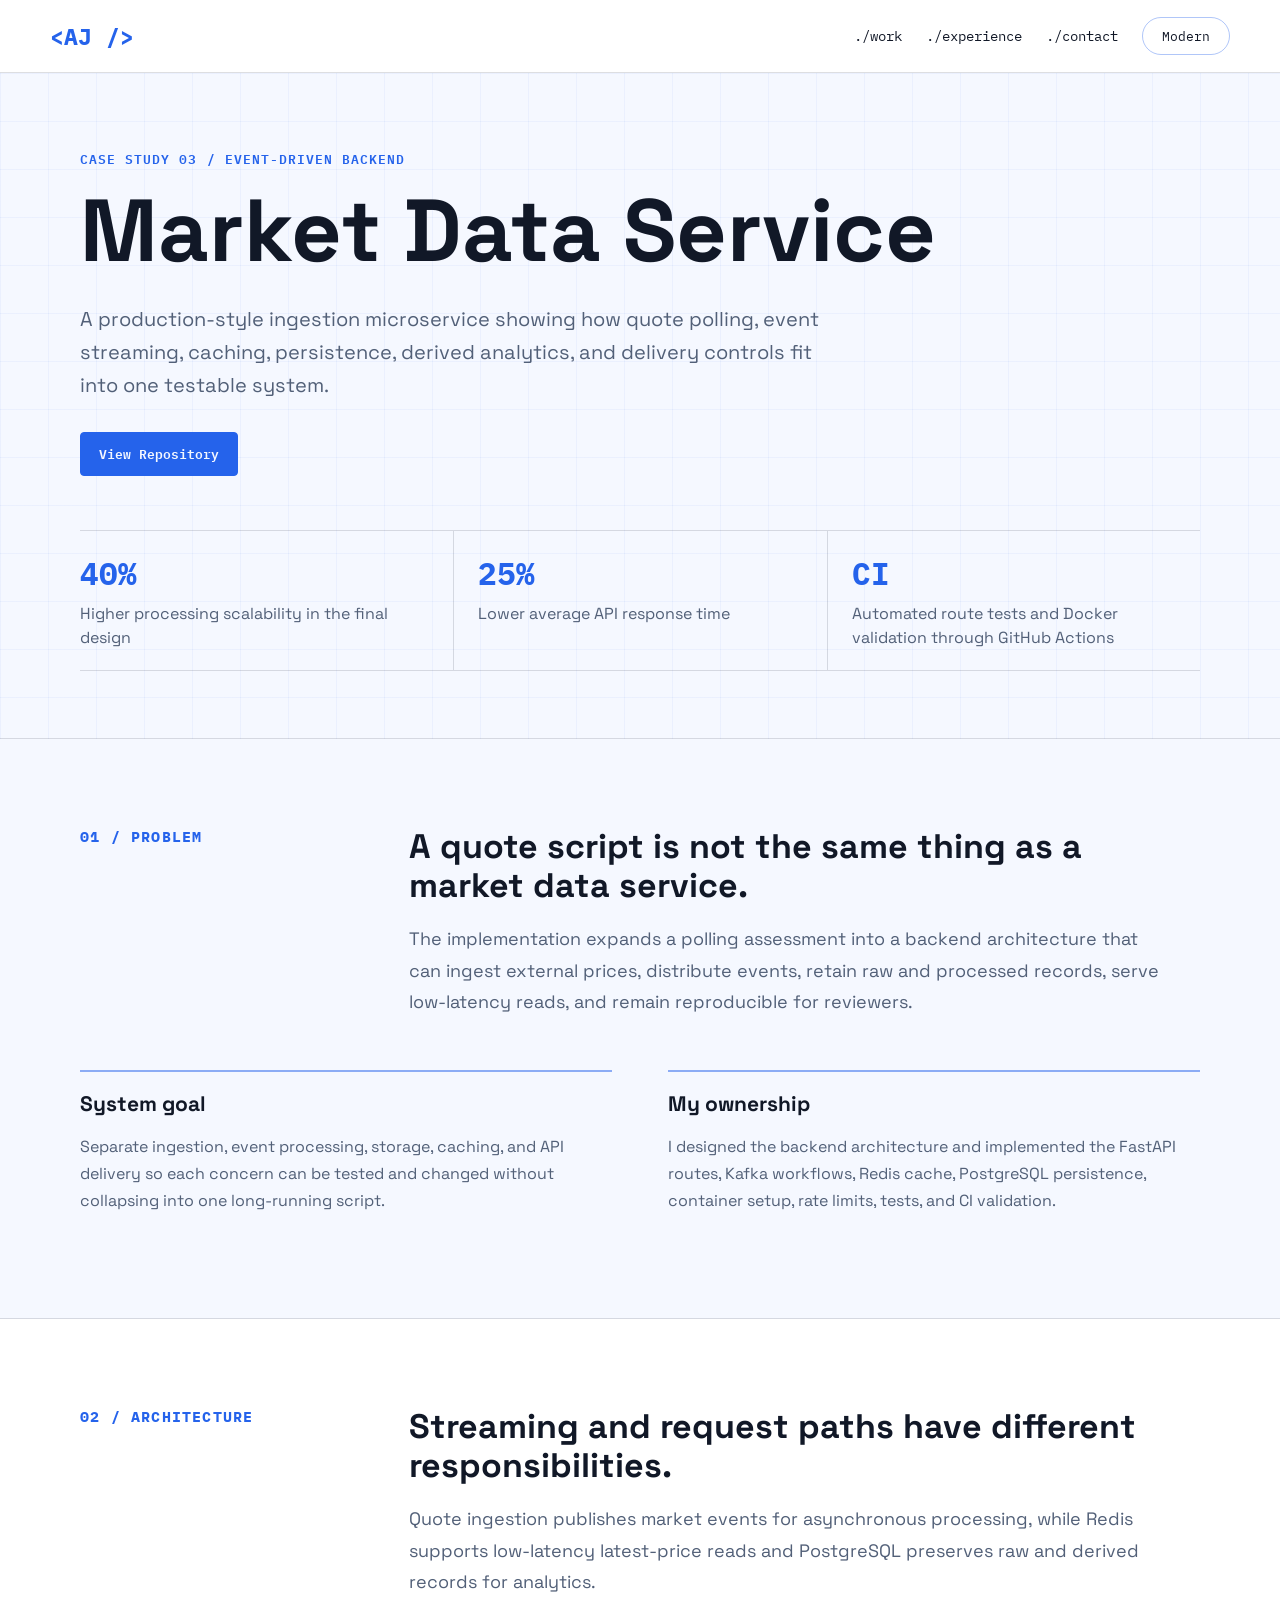
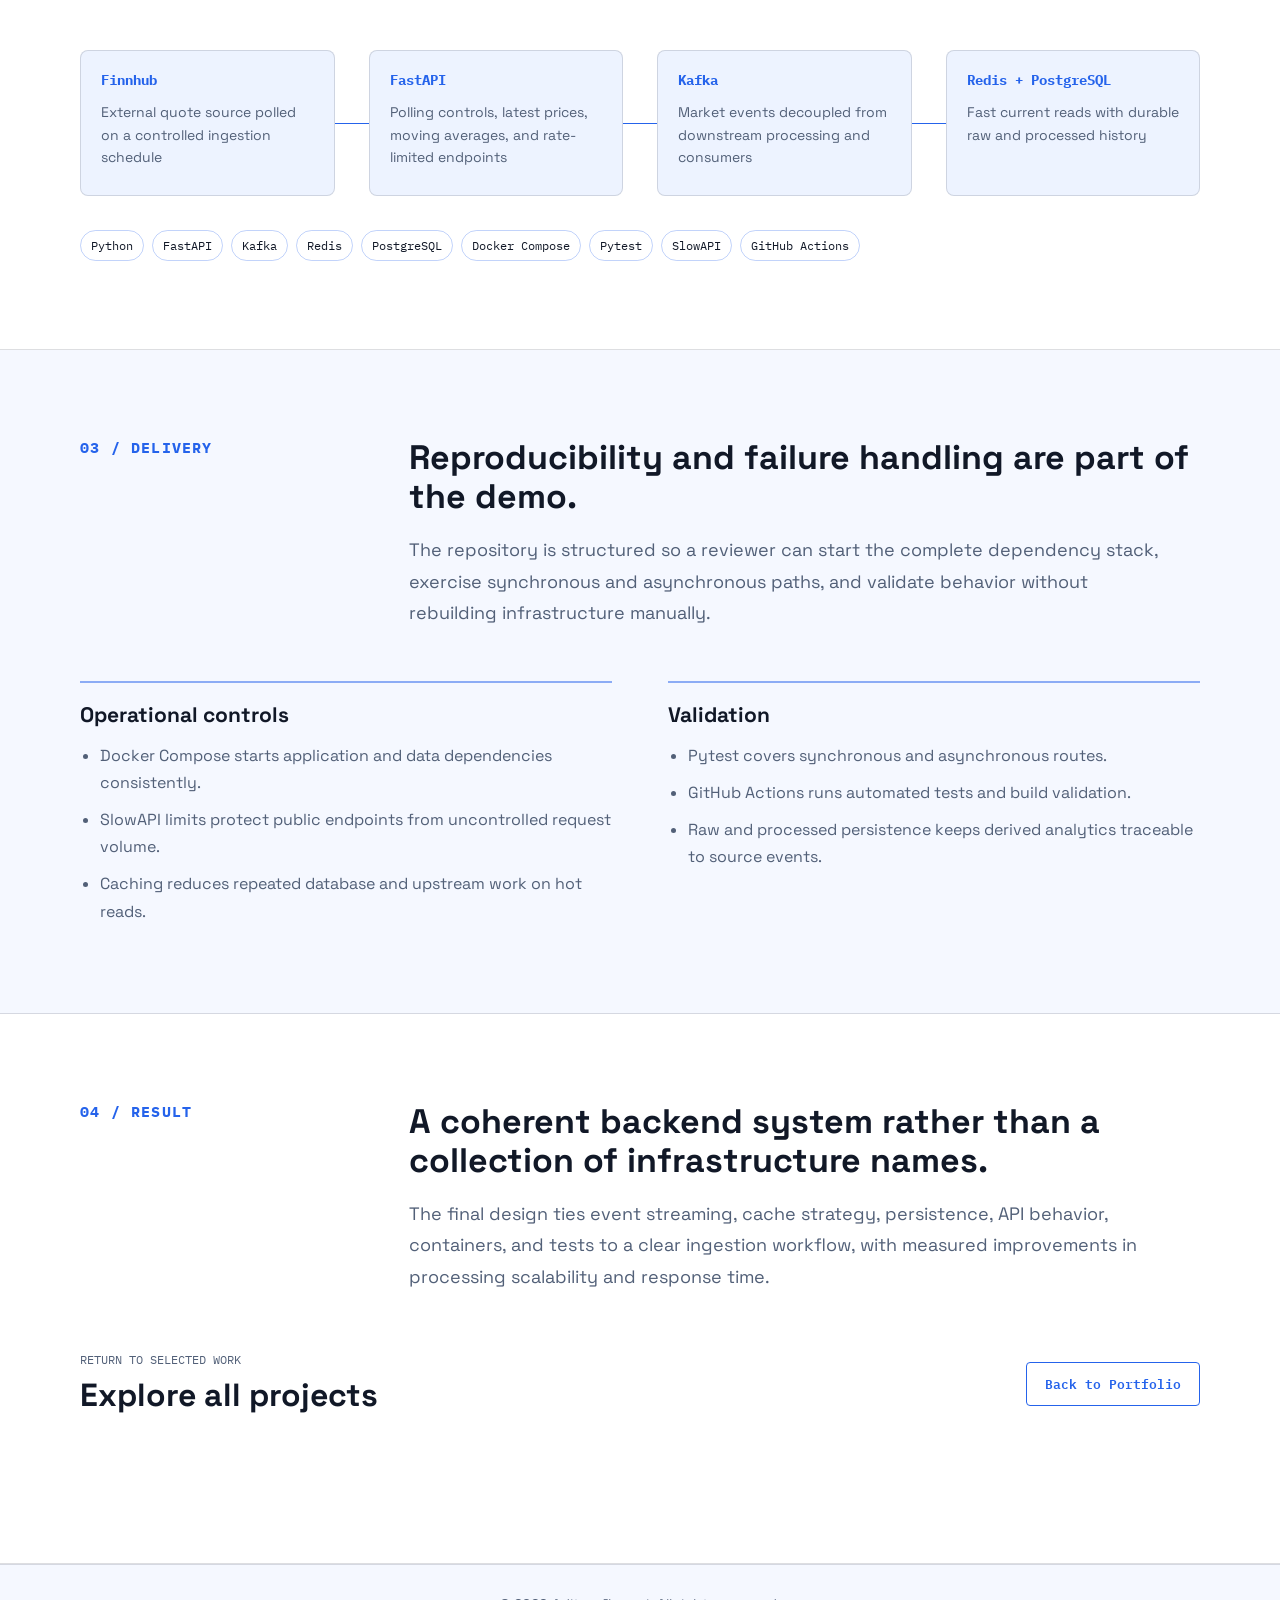
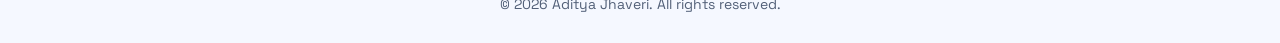
<file: projects/market-data-service/index.html>
<!DOCTYPE html>
<html lang="en">
<head>
    <meta charset="UTF-8">
    <meta name="viewport" content="width=device-width, initial-scale=1.0">
    <title>Market Data Service Case Study | Aditya Jhaveri</title>
    <meta name="description" content="An event-driven FastAPI market data service using Kafka, Redis, PostgreSQL, Docker, rate limiting, tests, and CI validation.">
    <meta name="author" content="Aditya Jhaveri">
    <meta name="robots" content="index, follow">
    <meta name="theme-color" content="#2563eb">
    <link rel="canonical" href="https://adityajhaveri.com/projects/market-data-service/">
    <link rel="icon" type="image/png" href="/images/logo.png">
    <meta property="og:type" content="article">
    <meta property="og:title" content="Market Data Service Case Study | Aditya Jhaveri">
    <meta property="og:description" content="Polling, event streaming, caching, persistence, and analytics-ready APIs in one backend system.">
    <meta property="og:url" content="https://adityajhaveri.com/projects/market-data-service/">
    <meta property="og:image" content="https://adityajhaveri.com/images/me.jpeg">
    <link rel="preconnect" href="https://fonts.googleapis.com">
    <link rel="preconnect" href="https://fonts.gstatic.com" crossorigin>
    <link href="https://fonts.googleapis.com/css2?family=Space+Grotesk:wght@400;500;700&family=IBM+Plex+Mono:wght@400;500;600&display=swap" rel="stylesheet">
    <link rel="stylesheet" href="/assets/case-study.css">
    <link rel="stylesheet" href="/assets/site-cursor.css">
</head>
<body>
    <a class="skip-link" href="#case-content">Skip to case study</a>
    <div class="cursor" aria-hidden="true"></div><div class="cursor-ring" aria-hidden="true"></div>
    <header class="site-header">
        <div class="nav-shell">
            <a class="brand" href="/" aria-label="Aditya Jhaveri home">&lt;AJ /&gt;</a>
            <nav class="site-nav" aria-label="Case study navigation">
                <a class="home-link" href="/#projects">./work</a><a href="/#experience">./experience</a><a href="/#contact">./contact</a>
                <button class="theme-toggle" id="theme-toggle" type="button" aria-pressed="false" aria-label="Toggle matrix theme"><span id="theme-toggle-text">Modern</span></button>
            </nav>
        </div>
    </header>

    <main id="case-content">
        <section class="case-hero">
            <div class="hero-inner">
                <p class="eyebrow">Case Study 03 / Event-Driven Backend</p>
                <h1>Market Data Service</h1>
                <p class="lede">A production-style ingestion microservice showing how quote polling, event streaming, caching, persistence, derived analytics, and delivery controls fit into one testable system.</p>
                <div class="hero-actions"><a class="action" href="https://github.com/swooshie/market-data-microservice" target="_blank" rel="noopener">View Repository</a></div>
                <div class="metrics" aria-label="Project outcomes">
                    <div class="metric"><strong>40%</strong><span>Higher processing scalability in the final design</span></div>
                    <div class="metric"><strong>25%</strong><span>Lower average API response time</span></div>
                    <div class="metric"><strong>CI</strong><span>Automated route tests and Docker validation through GitHub Actions</span></div>
                </div>
            </div>
        </section>

        <section class="case-section">
            <div class="content-inner">
                <div class="section-heading"><h2>01 / Problem</h2><div class="section-copy"><h3>A quote script is not the same thing as a market data service.</h3><p>The implementation expands a polling assessment into a backend architecture that can ingest external prices, distribute events, retain raw and processed records, serve low-latency reads, and remain reproducible for reviewers.</p></div></div>
                <div class="detail-columns">
                    <div class="detail-block"><h3>System goal</h3><p>Separate ingestion, event processing, storage, caching, and API delivery so each concern can be tested and changed without collapsing into one long-running script.</p></div>
                    <div class="detail-block"><h3>My ownership</h3><p>I designed the backend architecture and implemented the FastAPI routes, Kafka workflows, Redis cache, PostgreSQL persistence, container setup, rate limits, tests, and CI validation.</p></div>
                </div>
            </div>
        </section>

        <section class="case-section alt">
            <div class="content-inner">
                <div class="section-heading"><h2>02 / Architecture</h2><div class="section-copy"><h3>Streaming and request paths have different responsibilities.</h3><p>Quote ingestion publishes market events for asynchronous processing, while Redis supports low-latency latest-price reads and PostgreSQL preserves raw and derived records for analytics.</p></div></div>
                <div class="architecture" aria-label="Market Data Service system flow">
                    <div class="arch-node"><strong>Finnhub</strong><span>External quote source polled on a controlled ingestion schedule</span></div>
                    <div class="arch-node"><strong>FastAPI</strong><span>Polling controls, latest prices, moving averages, and rate-limited endpoints</span></div>
                    <div class="arch-node"><strong>Kafka</strong><span>Market events decoupled from downstream processing and consumers</span></div>
                    <div class="arch-node"><strong>Redis + PostgreSQL</strong><span>Fast current reads with durable raw and processed history</span></div>
                </div>
                <div class="stack-list"><span>Python</span><span>FastAPI</span><span>Kafka</span><span>Redis</span><span>PostgreSQL</span><span>Docker Compose</span><span>Pytest</span><span>SlowAPI</span><span>GitHub Actions</span></div>
            </div>
        </section>

        <section class="case-section">
            <div class="content-inner">
                <div class="section-heading"><h2>03 / Delivery</h2><div class="section-copy"><h3>Reproducibility and failure handling are part of the demo.</h3><p>The repository is structured so a reviewer can start the complete dependency stack, exercise synchronous and asynchronous paths, and validate behavior without rebuilding infrastructure manually.</p></div></div>
                <div class="detail-columns">
                    <div class="detail-block"><h3>Operational controls</h3><ul><li>Docker Compose starts application and data dependencies consistently.</li><li>SlowAPI limits protect public endpoints from uncontrolled request volume.</li><li>Caching reduces repeated database and upstream work on hot reads.</li></ul></div>
                    <div class="detail-block"><h3>Validation</h3><ul><li>Pytest covers synchronous and asynchronous routes.</li><li>GitHub Actions runs automated tests and build validation.</li><li>Raw and processed persistence keeps derived analytics traceable to source events.</li></ul></div>
                </div>
            </div>
        </section>

        <section class="case-section alt">
            <div class="content-inner">
                <div class="section-heading"><h2>04 / Result</h2><div class="section-copy"><h3>A coherent backend system rather than a collection of infrastructure names.</h3><p>The final design ties event streaming, cache strategy, persistence, API behavior, containers, and tests to a clear ingestion workflow, with measured improvements in processing scalability and response time.</p></div></div>
                <div class="next-project"><div><p>Return to selected work</p><h2>Explore all projects</h2></div><a class="action secondary" href="/#projects">Back to Portfolio</a></div>
            </div>
        </section>
    </main>
    <footer class="site-footer">&copy; 2026 Aditya Jhaveri. All rights reserved.</footer>
    <script src="/assets/site-cursor.js"></script>
    <script src="/assets/case-study.js"></script>
</body>
</html>
</file>
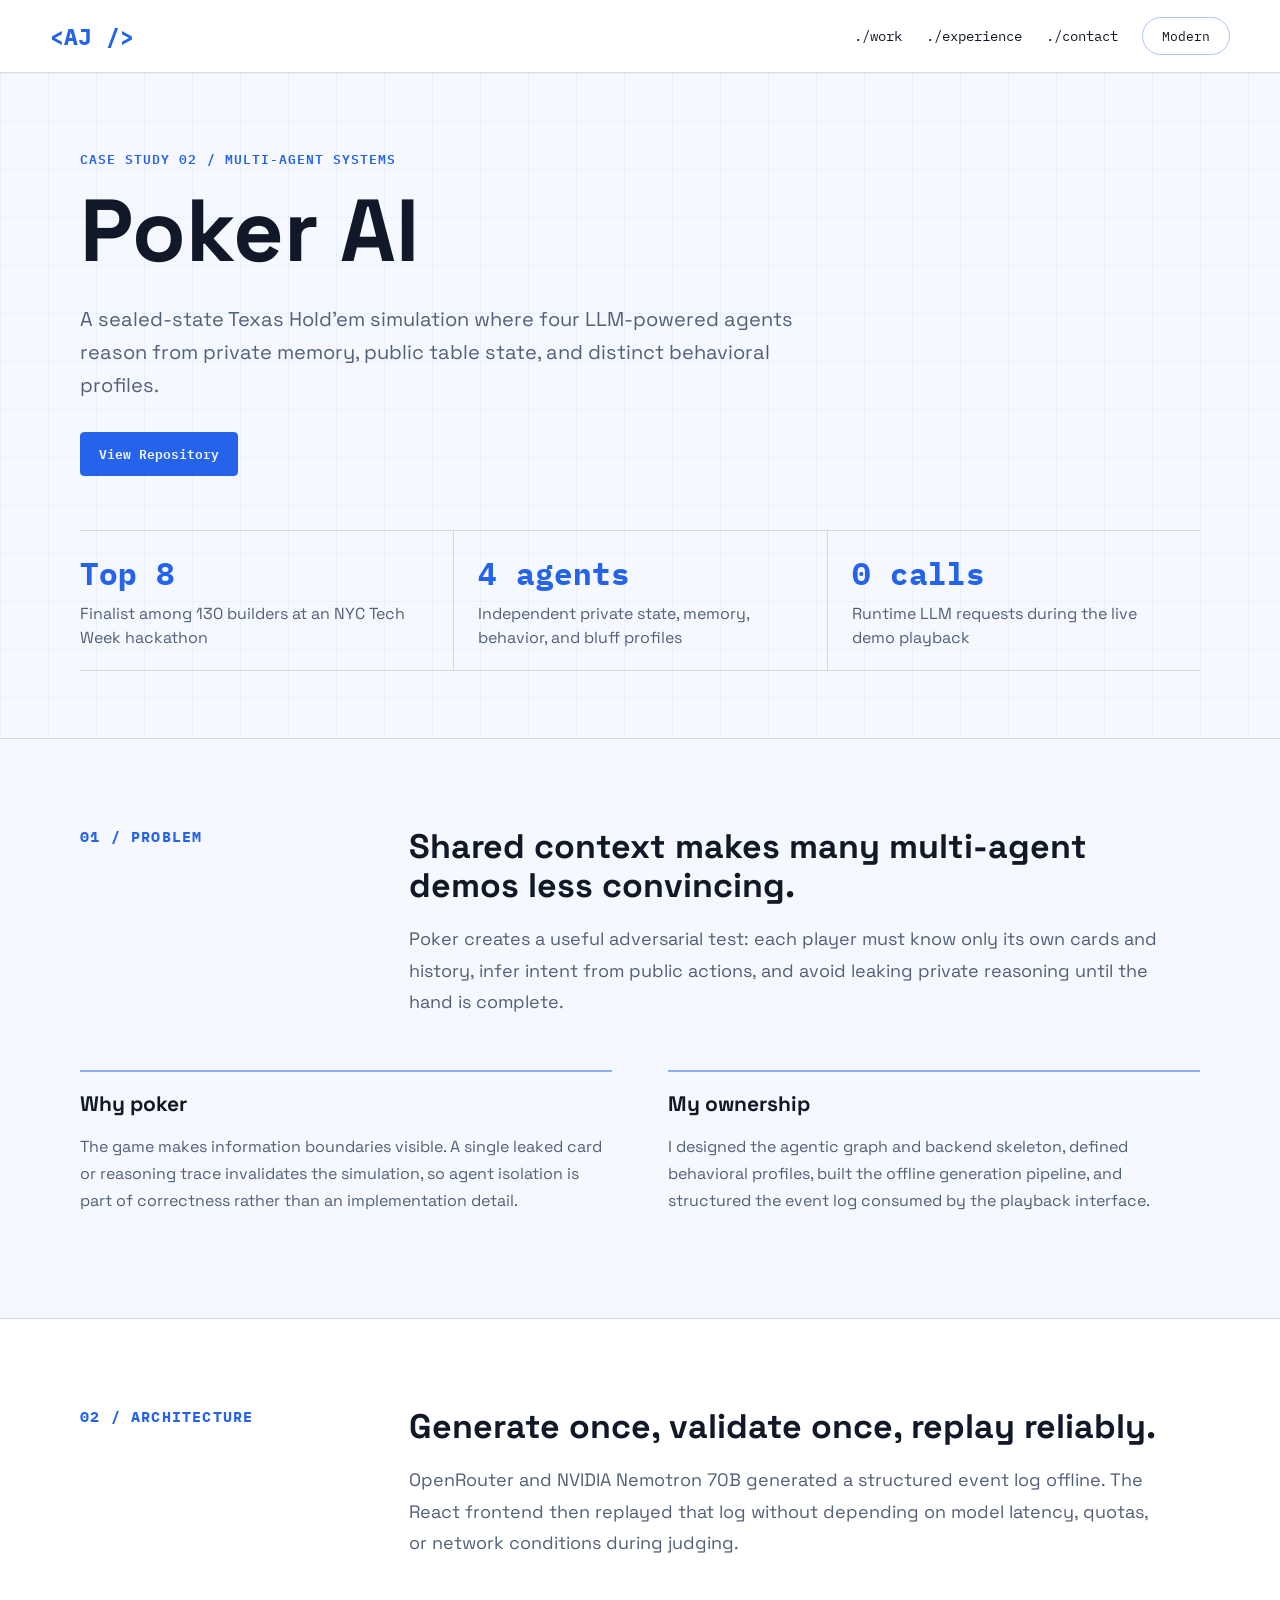
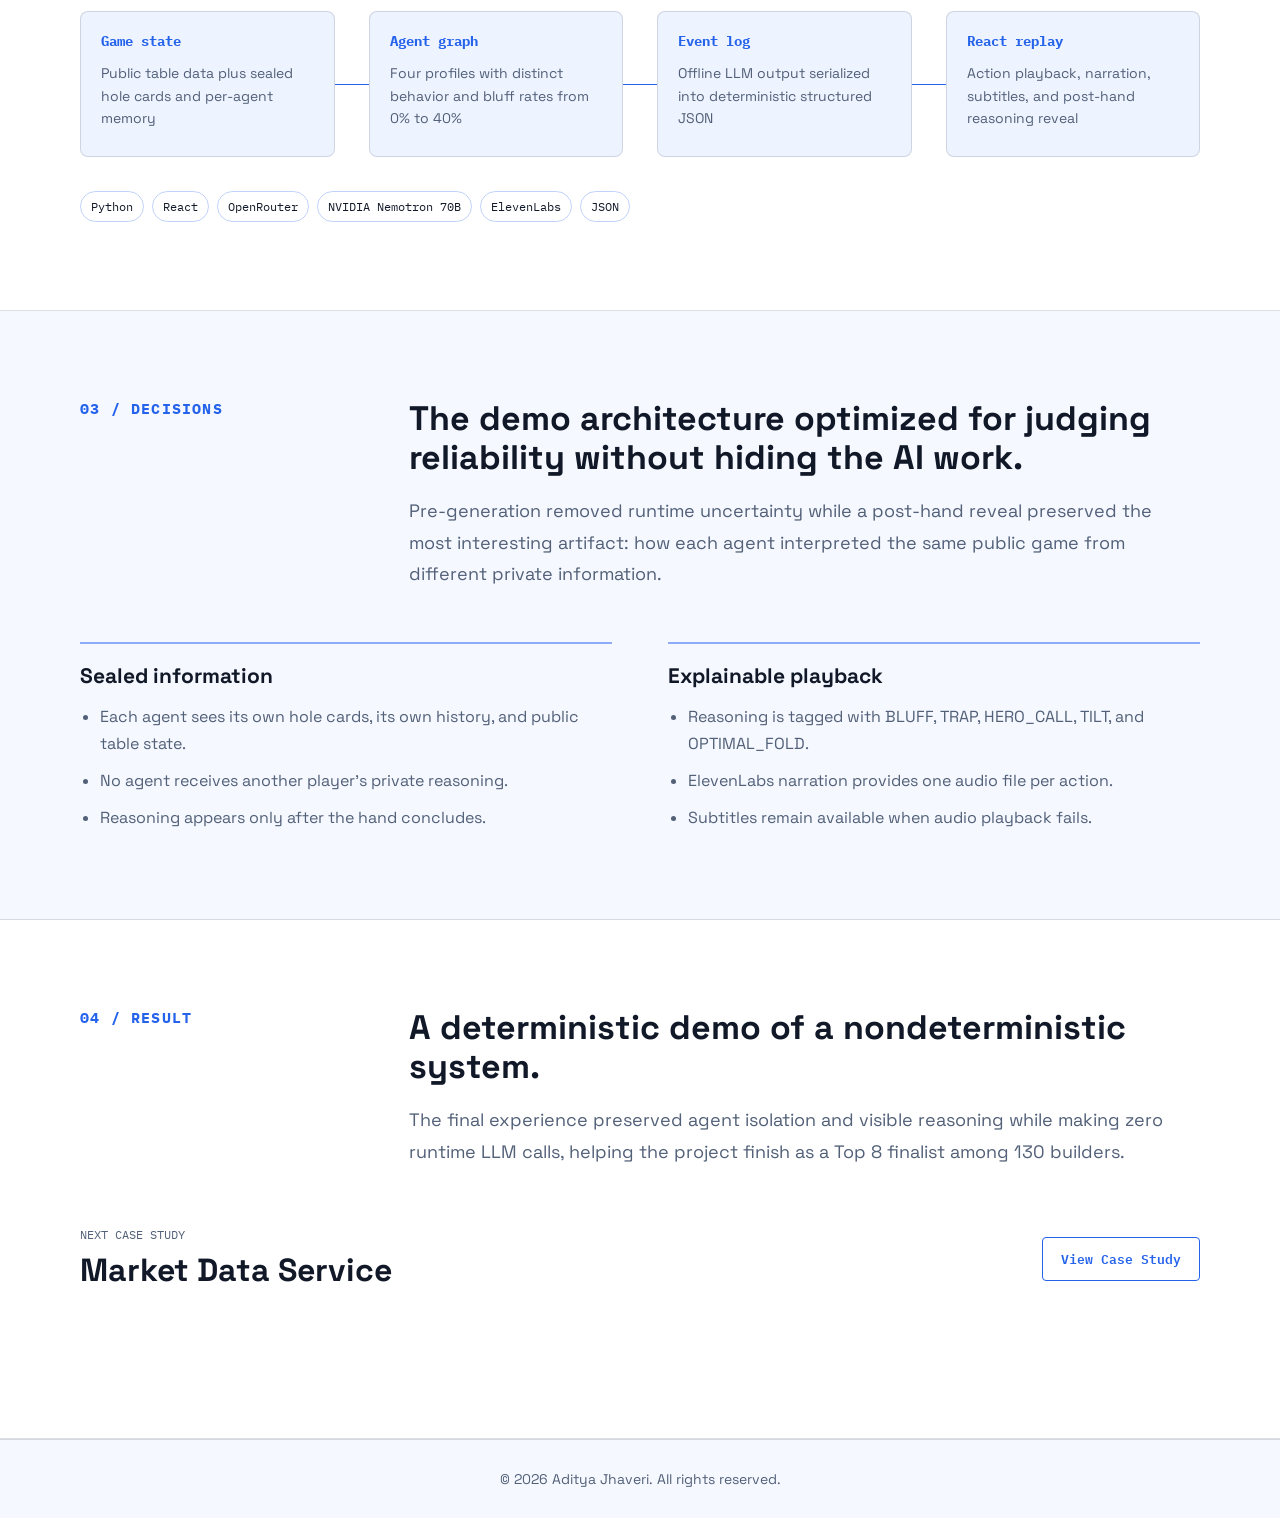
<file: projects/poker-ai/index.html>
<!DOCTYPE html>
<html lang="en">
<head>
    <meta charset="UTF-8">
    <meta name="viewport" content="width=device-width, initial-scale=1.0">
    <title>Poker AI Case Study | Aditya Jhaveri</title>
    <meta name="description" content="A sealed-state multi-agent poker simulation with four LLM agents, isolated memory, offline generation, deterministic replay, and post-hand reasoning reveals.">
    <meta name="author" content="Aditya Jhaveri">
    <meta name="robots" content="index, follow">
    <meta name="theme-color" content="#2563eb">
    <link rel="canonical" href="https://adityajhaveri.com/projects/poker-ai/">
    <link rel="icon" type="image/png" href="/images/logo.png">
    <meta property="og:type" content="article">
    <meta property="og:title" content="Poker AI Case Study | Aditya Jhaveri">
    <meta property="og:description" content="Sealed private state, adversarial reasoning, and a reliable zero-runtime-call hackathon demo.">
    <meta property="og:url" content="https://adityajhaveri.com/projects/poker-ai/">
    <meta property="og:image" content="https://adityajhaveri.com/images/me.jpeg">
    <link rel="preconnect" href="https://fonts.googleapis.com">
    <link rel="preconnect" href="https://fonts.gstatic.com" crossorigin>
    <link href="https://fonts.googleapis.com/css2?family=Space+Grotesk:wght@400;500;700&family=IBM+Plex+Mono:wght@400;500;600&display=swap" rel="stylesheet">
    <link rel="stylesheet" href="/assets/case-study.css">
    <link rel="stylesheet" href="/assets/site-cursor.css">
</head>
<body>
    <a class="skip-link" href="#case-content">Skip to case study</a>
    <div class="cursor" aria-hidden="true"></div>
    <div class="cursor-ring" aria-hidden="true"></div>
    <header class="site-header">
        <div class="nav-shell">
            <a class="brand" href="/" aria-label="Aditya Jhaveri home">&lt;AJ /&gt;</a>
            <nav class="site-nav" aria-label="Case study navigation">
                <a class="home-link" href="/#projects">./work</a><a href="/#experience">./experience</a><a href="/#contact">./contact</a>
                <button class="theme-toggle" id="theme-toggle" type="button" aria-pressed="false" aria-label="Toggle matrix theme"><span id="theme-toggle-text">Modern</span></button>
            </nav>
        </div>
    </header>

    <main id="case-content">
        <section class="case-hero">
            <div class="hero-inner">
                <p class="eyebrow">Case Study 02 / Multi-Agent Systems</p>
                <h1>Poker AI</h1>
                <p class="lede">A sealed-state Texas Hold'em simulation where four LLM-powered agents reason from private memory, public table state, and distinct behavioral profiles.</p>
                <div class="hero-actions"><a class="action" href="https://github.com/swooshie/poker-ai" target="_blank" rel="noopener">View Repository</a></div>
                <div class="metrics" aria-label="Project outcomes">
                    <div class="metric"><strong>Top 8</strong><span>Finalist among 130 builders at an NYC Tech Week hackathon</span></div>
                    <div class="metric"><strong>4 agents</strong><span>Independent private state, memory, behavior, and bluff profiles</span></div>
                    <div class="metric"><strong>0 calls</strong><span>Runtime LLM requests during the live demo playback</span></div>
                </div>
            </div>
        </section>

        <section class="case-section">
            <div class="content-inner">
                <div class="section-heading">
                    <h2>01 / Problem</h2>
                    <div class="section-copy">
                        <h3>Shared context makes many multi-agent demos less convincing.</h3>
                        <p>Poker creates a useful adversarial test: each player must know only its own cards and history, infer intent from public actions, and avoid leaking private reasoning until the hand is complete.</p>
                    </div>
                </div>
                <div class="detail-columns">
                    <div class="detail-block"><h3>Why poker</h3><p>The game makes information boundaries visible. A single leaked card or reasoning trace invalidates the simulation, so agent isolation is part of correctness rather than an implementation detail.</p></div>
                    <div class="detail-block"><h3>My ownership</h3><p>I designed the agentic graph and backend skeleton, defined behavioral profiles, built the offline generation pipeline, and structured the event log consumed by the playback interface.</p></div>
                </div>
            </div>
        </section>

        <section class="case-section alt">
            <div class="content-inner">
                <div class="section-heading">
                    <h2>02 / Architecture</h2>
                    <div class="section-copy"><h3>Generate once, validate once, replay reliably.</h3><p>OpenRouter and NVIDIA Nemotron 70B generated a structured event log offline. The React frontend then replayed that log without depending on model latency, quotas, or network conditions during judging.</p></div>
                </div>
                <div class="architecture" aria-label="Poker AI system flow">
                    <div class="arch-node"><strong>Game state</strong><span>Public table data plus sealed hole cards and per-agent memory</span></div>
                    <div class="arch-node"><strong>Agent graph</strong><span>Four profiles with distinct behavior and bluff rates from 0% to 40%</span></div>
                    <div class="arch-node"><strong>Event log</strong><span>Offline LLM output serialized into deterministic structured JSON</span></div>
                    <div class="arch-node"><strong>React replay</strong><span>Action playback, narration, subtitles, and post-hand reasoning reveal</span></div>
                </div>
                <div class="stack-list"><span>Python</span><span>React</span><span>OpenRouter</span><span>NVIDIA Nemotron 70B</span><span>ElevenLabs</span><span>JSON</span></div>
            </div>
        </section>

        <section class="case-section">
            <div class="content-inner">
                <div class="section-heading">
                    <h2>03 / Decisions</h2>
                    <div class="section-copy"><h3>The demo architecture optimized for judging reliability without hiding the AI work.</h3><p>Pre-generation removed runtime uncertainty while a post-hand reveal preserved the most interesting artifact: how each agent interpreted the same public game from different private information.</p></div>
                </div>
                <div class="detail-columns">
                    <div class="detail-block">
                        <h3>Sealed information</h3>
                        <ul><li>Each agent sees its own hole cards, its own history, and public table state.</li><li>No agent receives another player's private reasoning.</li><li>Reasoning appears only after the hand concludes.</li></ul>
                    </div>
                    <div class="detail-block">
                        <h3>Explainable playback</h3>
                        <ul><li>Reasoning is tagged with BLUFF, TRAP, HERO_CALL, TILT, and OPTIMAL_FOLD.</li><li>ElevenLabs narration provides one audio file per action.</li><li>Subtitles remain available when audio playback fails.</li></ul>
                    </div>
                </div>
            </div>
        </section>

        <section class="case-section alt">
            <div class="content-inner">
                <div class="section-heading"><h2>04 / Result</h2><div class="section-copy"><h3>A deterministic demo of a nondeterministic system.</h3><p>The final experience preserved agent isolation and visible reasoning while making zero runtime LLM calls, helping the project finish as a Top 8 finalist among 130 builders.</p></div></div>
                <div class="next-project"><div><p>Next case study</p><h2>Market Data Service</h2></div><a class="action secondary" href="/projects/market-data-service/">View Case Study</a></div>
            </div>
        </section>
    </main>
    <footer class="site-footer">&copy; 2026 Aditya Jhaveri. All rights reserved.</footer>
    <script src="/assets/site-cursor.js"></script>
    <script src="/assets/case-study.js"></script>
</body>
</html>
</file>
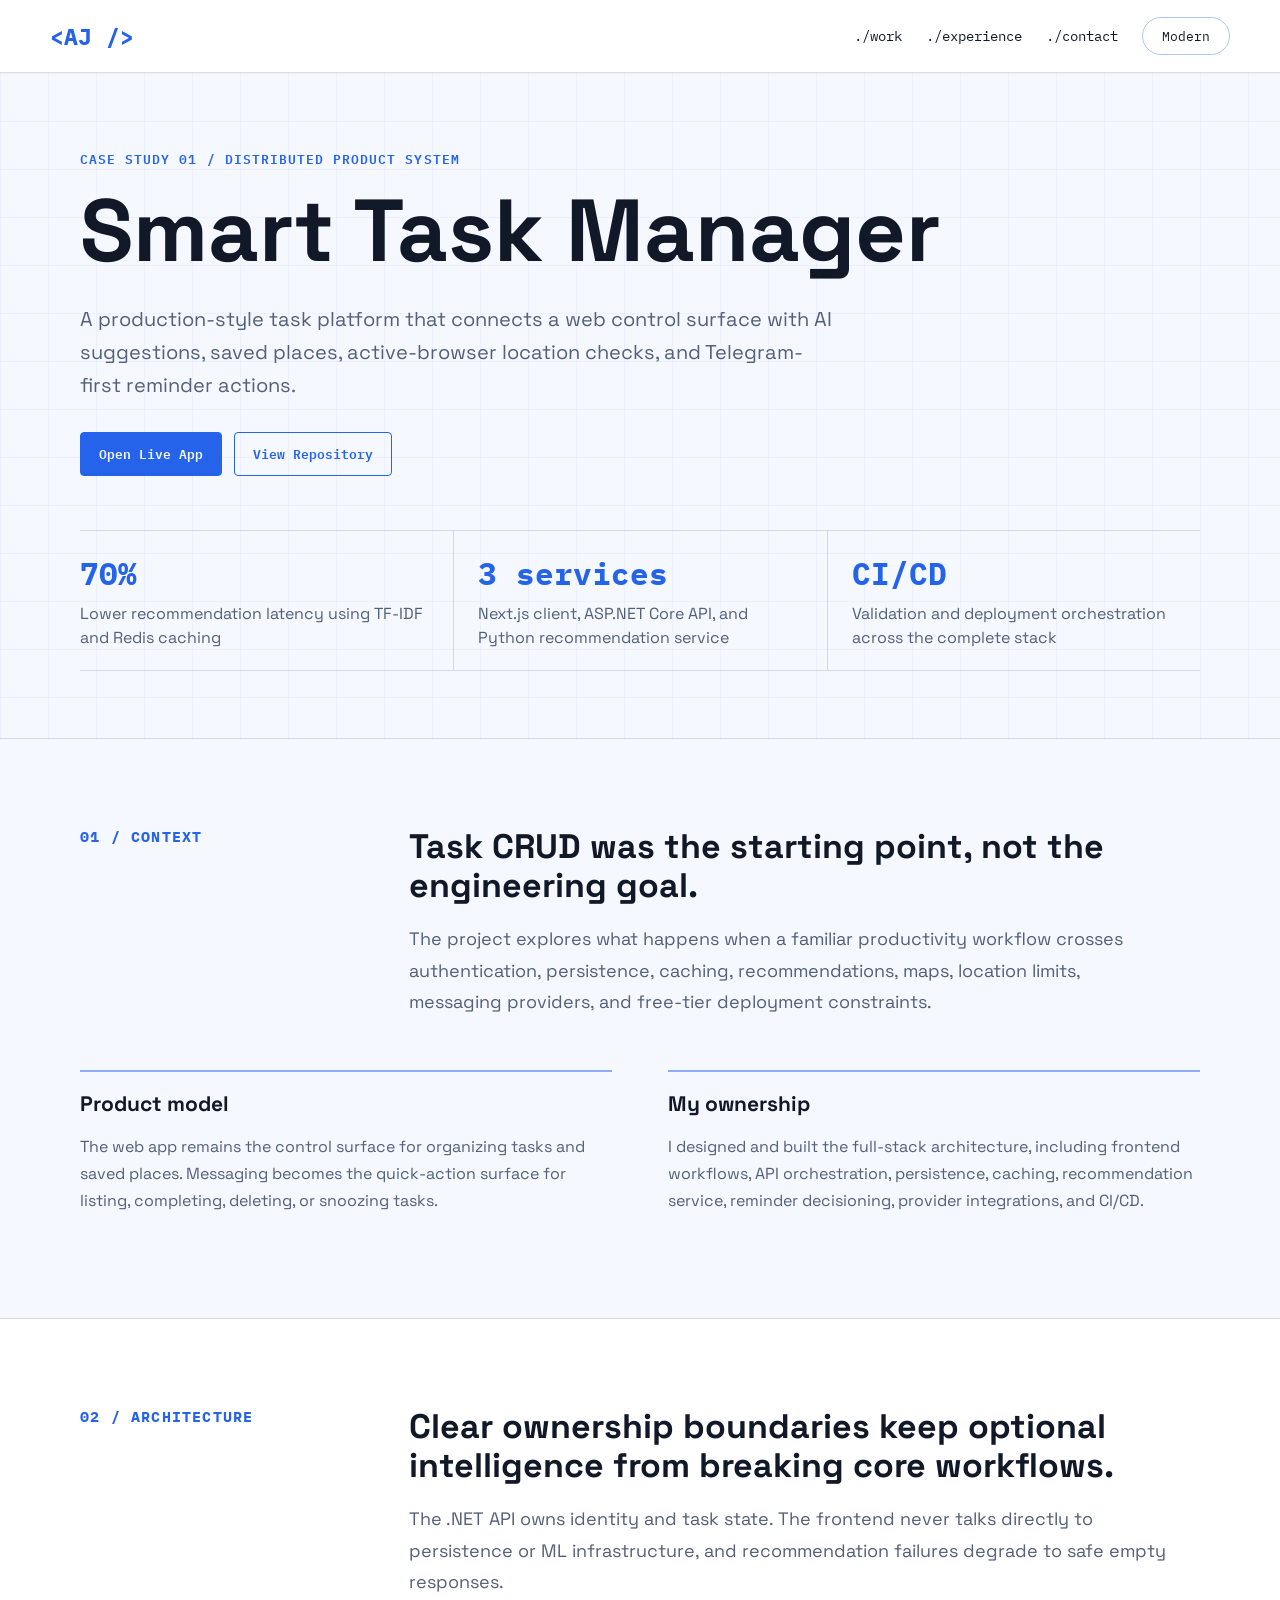
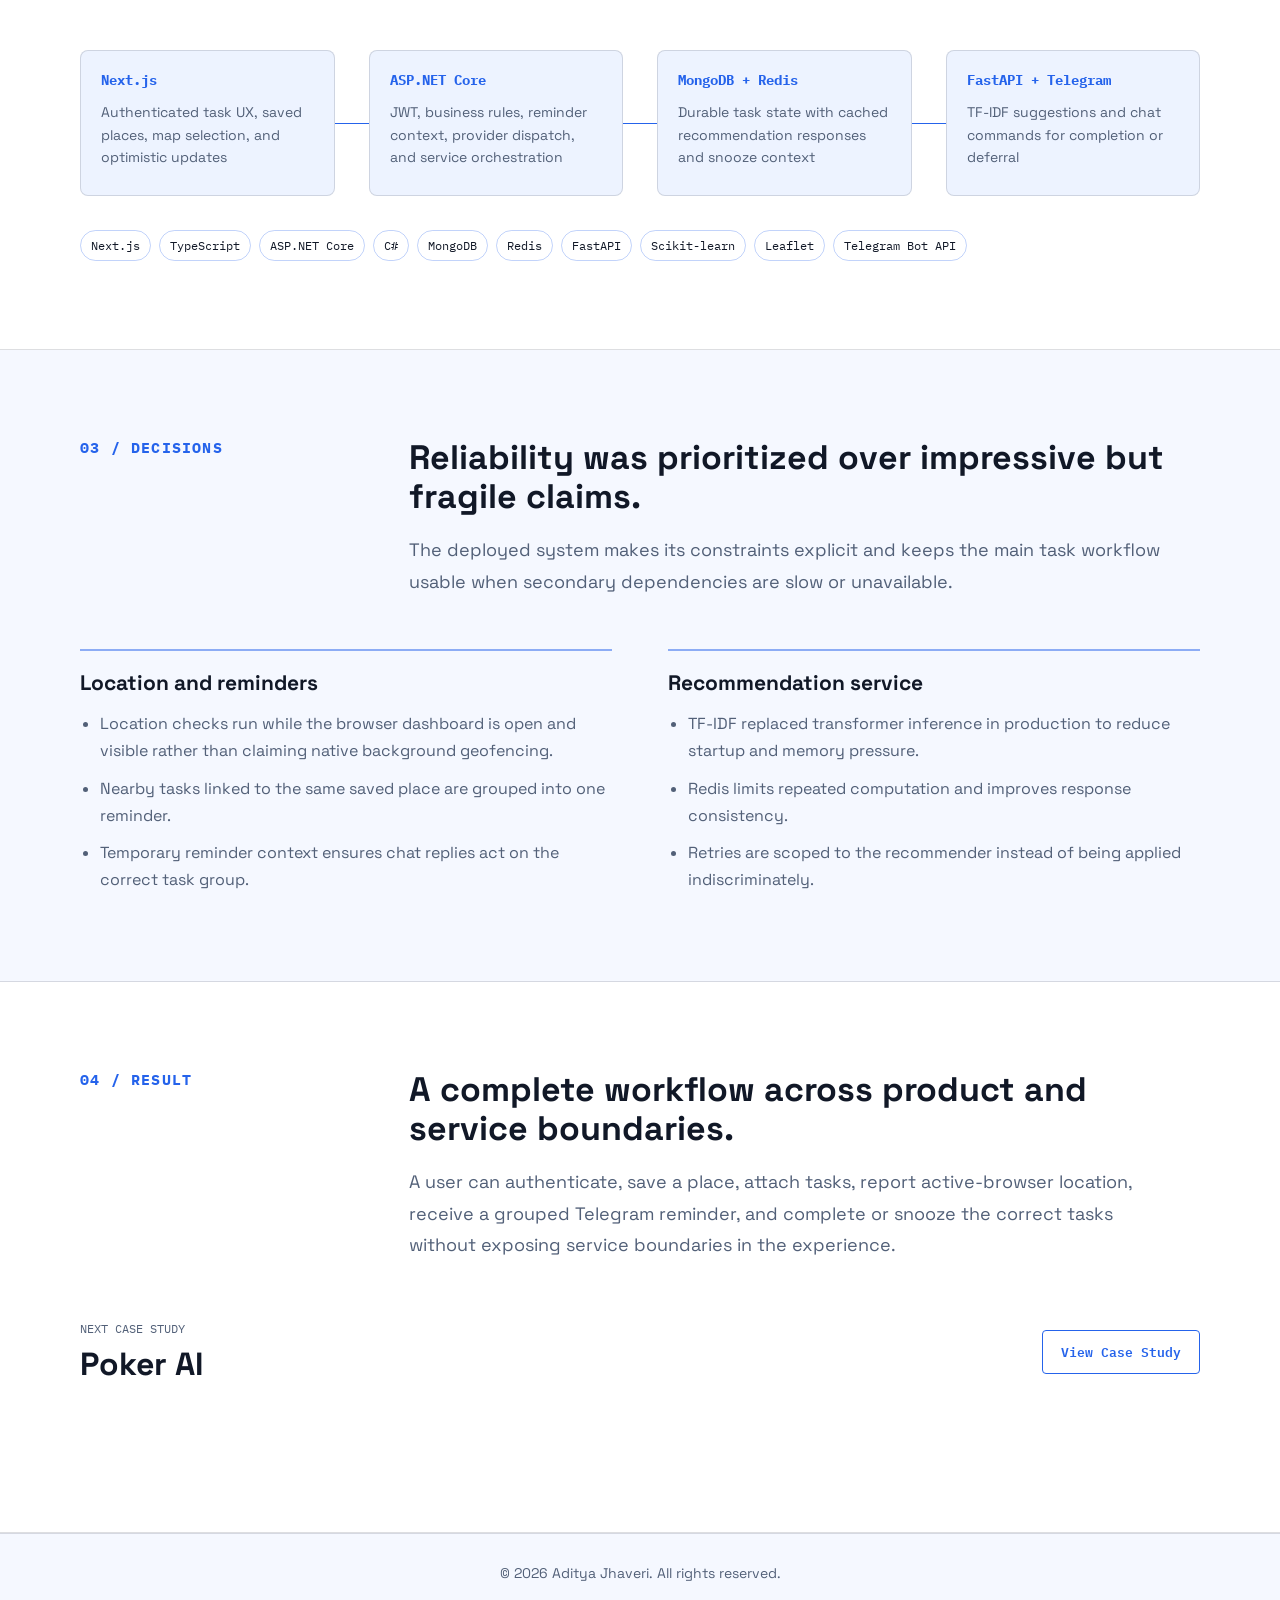
<file: projects/smart-task-manager/index.html>
<!DOCTYPE html>
<html lang="en">
<head>
    <meta charset="UTF-8">
    <meta name="viewport" content="width=device-width, initial-scale=1.0">
    <title>Smart Task Manager Case Study | Aditya Jhaveri</title>
    <meta name="description" content="A production-style distributed task manager spanning Next.js, ASP.NET Core, MongoDB, Redis, FastAPI, location-aware reminders, and Telegram workflows.">
    <meta name="author" content="Aditya Jhaveri">
    <meta name="robots" content="index, follow">
    <meta name="theme-color" content="#2563eb">
    <link rel="canonical" href="https://adityajhaveri.com/projects/smart-task-manager/">
    <link rel="icon" type="image/png" href="/images/logo.png">
    <meta property="og:type" content="article">
    <meta property="og:title" content="Smart Task Manager Case Study | Aditya Jhaveri">
    <meta property="og:description" content="Product-aware architecture across web task management, saved places, AI suggestions, and Telegram-first actions.">
    <meta property="og:url" content="https://adityajhaveri.com/projects/smart-task-manager/">
    <meta property="og:image" content="https://adityajhaveri.com/images/me.jpeg">
    <link rel="preconnect" href="https://fonts.googleapis.com">
    <link rel="preconnect" href="https://fonts.gstatic.com" crossorigin>
    <link href="https://fonts.googleapis.com/css2?family=Space+Grotesk:wght@400;500;700&family=IBM+Plex+Mono:wght@400;500;600&display=swap" rel="stylesheet">
    <link rel="stylesheet" href="/assets/case-study.css">
    <link rel="stylesheet" href="/assets/site-cursor.css">
</head>
<body>
    <a class="skip-link" href="#case-content">Skip to case study</a>
    <div class="cursor" aria-hidden="true"></div>
    <div class="cursor-ring" aria-hidden="true"></div>

    <header class="site-header">
        <div class="nav-shell">
            <a class="brand" href="/" aria-label="Aditya Jhaveri home">&lt;AJ /&gt;</a>
            <nav class="site-nav" aria-label="Case study navigation">
                <a class="home-link" href="/#projects">./work</a>
                <a href="/#experience">./experience</a>
                <a href="/#contact">./contact</a>
                <button class="theme-toggle" id="theme-toggle" type="button" aria-pressed="false" aria-label="Toggle matrix theme">
                    <span id="theme-toggle-text">Modern</span>
                </button>
            </nav>
        </div>
    </header>

    <main id="case-content">
        <section class="case-hero">
            <div class="hero-inner">
                <p class="eyebrow">Case Study 01 / Distributed Product System</p>
                <h1>Smart Task Manager</h1>
                <p class="lede">A production-style task platform that connects a web control surface with AI suggestions, saved places, active-browser location checks, and Telegram-first reminder actions.</p>
                <div class="hero-actions">
                    <a class="action" href="https://smart-task-manager-ashy.vercel.app/" target="_blank" rel="noopener">Open Live App</a>
                    <a class="action secondary" href="https://github.com/swooshie/smart-task-manager" target="_blank" rel="noopener">View Repository</a>
                </div>
                <div class="metrics" aria-label="Project outcomes">
                    <div class="metric"><strong>70%</strong><span>Lower recommendation latency using TF-IDF and Redis caching</span></div>
                    <div class="metric"><strong>3 services</strong><span>Next.js client, ASP.NET Core API, and Python recommendation service</span></div>
                    <div class="metric"><strong>CI/CD</strong><span>Validation and deployment orchestration across the complete stack</span></div>
                </div>
            </div>
        </section>

        <section class="case-section">
            <div class="content-inner">
                <div class="section-heading">
                    <h2>01 / Context</h2>
                    <div class="section-copy">
                        <h3>Task CRUD was the starting point, not the engineering goal.</h3>
                        <p>The project explores what happens when a familiar productivity workflow crosses authentication, persistence, caching, recommendations, maps, location limits, messaging providers, and free-tier deployment constraints.</p>
                    </div>
                </div>
                <div class="detail-columns">
                    <div class="detail-block">
                        <h3>Product model</h3>
                        <p>The web app remains the control surface for organizing tasks and saved places. Messaging becomes the quick-action surface for listing, completing, deleting, or snoozing tasks.</p>
                    </div>
                    <div class="detail-block">
                        <h3>My ownership</h3>
                        <p>I designed and built the full-stack architecture, including frontend workflows, API orchestration, persistence, caching, recommendation service, reminder decisioning, provider integrations, and CI/CD.</p>
                    </div>
                </div>
            </div>
        </section>

        <section class="case-section alt">
            <div class="content-inner">
                <div class="section-heading">
                    <h2>02 / Architecture</h2>
                    <div class="section-copy">
                        <h3>Clear ownership boundaries keep optional intelligence from breaking core workflows.</h3>
                        <p>The .NET API owns identity and task state. The frontend never talks directly to persistence or ML infrastructure, and recommendation failures degrade to safe empty responses.</p>
                    </div>
                </div>
                <div class="architecture" aria-label="Smart Task Manager system flow">
                    <div class="arch-node"><strong>Next.js</strong><span>Authenticated task UX, saved places, map selection, and optimistic updates</span></div>
                    <div class="arch-node"><strong>ASP.NET Core</strong><span>JWT, business rules, reminder context, provider dispatch, and service orchestration</span></div>
                    <div class="arch-node"><strong>MongoDB + Redis</strong><span>Durable task state with cached recommendation responses and snooze context</span></div>
                    <div class="arch-node"><strong>FastAPI + Telegram</strong><span>TF-IDF suggestions and chat commands for completion or deferral</span></div>
                </div>
                <div class="stack-list" aria-label="Technology stack">
                    <span>Next.js</span><span>TypeScript</span><span>ASP.NET Core</span><span>C#</span><span>MongoDB</span><span>Redis</span><span>FastAPI</span><span>Scikit-learn</span><span>Leaflet</span><span>Telegram Bot API</span>
                </div>
            </div>
        </section>

        <section class="case-section">
            <div class="content-inner">
                <div class="section-heading">
                    <h2>03 / Decisions</h2>
                    <div class="section-copy">
                        <h3>Reliability was prioritized over impressive but fragile claims.</h3>
                        <p>The deployed system makes its constraints explicit and keeps the main task workflow usable when secondary dependencies are slow or unavailable.</p>
                    </div>
                </div>
                <div class="detail-columns">
                    <div class="detail-block">
                        <h3>Location and reminders</h3>
                        <ul>
                            <li>Location checks run while the browser dashboard is open and visible rather than claiming native background geofencing.</li>
                            <li>Nearby tasks linked to the same saved place are grouped into one reminder.</li>
                            <li>Temporary reminder context ensures chat replies act on the correct task group.</li>
                        </ul>
                    </div>
                    <div class="detail-block">
                        <h3>Recommendation service</h3>
                        <ul>
                            <li>TF-IDF replaced transformer inference in production to reduce startup and memory pressure.</li>
                            <li>Redis limits repeated computation and improves response consistency.</li>
                            <li>Retries are scoped to the recommender instead of being applied indiscriminately.</li>
                        </ul>
                    </div>
                </div>
            </div>
        </section>

        <section class="case-section alt">
            <div class="content-inner">
                <div class="section-heading">
                    <h2>04 / Result</h2>
                    <div class="section-copy">
                        <h3>A complete workflow across product and service boundaries.</h3>
                        <p>A user can authenticate, save a place, attach tasks, report active-browser location, receive a grouped Telegram reminder, and complete or snooze the correct tasks without exposing service boundaries in the experience.</p>
                    </div>
                </div>
                <div class="next-project">
                    <div><p>Next case study</p><h2>Poker AI</h2></div>
                    <a class="action secondary" href="/projects/poker-ai/">View Case Study</a>
                </div>
            </div>
        </section>
    </main>

    <footer class="site-footer">&copy; 2026 Aditya Jhaveri. All rights reserved.</footer>
    <script src="/assets/site-cursor.js"></script>
    <script src="/assets/case-study.js"></script>
</body>
</html>
</file>
<file: assets/case-study.css>
:root {
    --font-body: "Space Grotesk", sans-serif;
    --font-mono: "IBM Plex Mono", monospace;
    --bg: #f5f8ff;
    --surface: #ffffff;
    --surface-subtle: #edf3ff;
    --text: #111827;
    --text-muted: #526078;
    --border: rgba(15, 23, 42, 0.14);
    --accent: #2563eb;
    --accent-rgb: 37, 99, 235;
    --accent-two: #f97316;
    --header: rgba(255, 255, 255, 0.94);
    --shadow: rgba(15, 23, 42, 0.12);
}

body.theme-matrix {
    --bg: #070908;
    --surface: #0d110f;
    --surface-subtle: #121814;
    --text: #e8fff3;
    --text-muted: #a8c6b6;
    --border: rgba(0, 255, 136, 0.22);
    --accent: #00ff88;
    --accent-rgb: 0, 255, 136;
    --accent-two: #facc15;
    --header: rgba(7, 9, 8, 0.94);
    --shadow: rgba(0, 0, 0, 0.55);
}

* {
    box-sizing: border-box;
}

html {
    scroll-behavior: smooth;
    scroll-padding-top: 90px;
}

body {
    margin: 0;
    background: var(--bg);
    color: var(--text);
    font-family: var(--font-body);
    text-rendering: optimizeLegibility;
    -webkit-font-smoothing: antialiased;
}

a,
button {
    cursor: pointer;
}

@media (hover: hover) and (pointer: fine) {
    body,
    a,
    button {
        cursor: none;
    }
}

.skip-link {
    position: fixed;
    top: -60px;
    left: 16px;
    z-index: 1000;
    padding: 10px 14px;
    background: var(--accent);
    color: var(--bg);
    text-decoration: none;
    border-radius: 4px;
}

.skip-link:focus {
    top: 12px;
}

.cursor,
.cursor-ring {
    position: fixed;
    top: 0;
    left: 0;
    z-index: 2000;
    pointer-events: none;
    opacity: 0;
    transform: translate(-50%, -50%);
}

.cursor {
    width: 9px;
    height: 9px;
    border-radius: 50%;
    background: var(--accent);
}

.cursor-ring {
    width: 30px;
    height: 30px;
    border: 1px solid rgba(var(--accent-rgb), 0.6);
    border-radius: 50%;
    transition: width 0.15s ease, height 0.15s ease, border-color 0.15s ease;
}

.cursor-ring.active {
    width: 40px;
    height: 40px;
    border-color: var(--accent);
}

.site-header {
    position: sticky;
    top: 0;
    z-index: 100;
    background: var(--header);
    border-bottom: 1px solid var(--border);
    backdrop-filter: blur(16px);
}

.nav-shell {
    width: min(1180px, calc(100% - 40px));
    min-height: 72px;
    margin: 0 auto;
    display: flex;
    align-items: center;
    justify-content: space-between;
    gap: 24px;
}

.brand {
    color: var(--accent);
    font-family: var(--font-mono);
    font-size: 23px;
    font-weight: 700;
    text-decoration: none;
}

.site-nav {
    display: flex;
    align-items: center;
    gap: 24px;
}

.site-nav a {
    color: var(--text);
    font-family: var(--font-mono);
    font-size: 14px;
    text-decoration: none;
}

.site-nav a:hover,
.site-nav a:focus-visible {
    color: var(--accent);
}

.theme-toggle {
    min-width: 88px;
    min-height: 38px;
    padding: 7px 12px;
    border: 1px solid rgba(var(--accent-rgb), 0.36);
    border-radius: 999px;
    background: transparent;
    color: var(--text);
    font-family: var(--font-mono);
}

.case-hero {
    min-height: calc(82vh - 72px);
    display: flex;
    align-items: center;
    border-bottom: 1px solid var(--border);
    background:
        linear-gradient(rgba(var(--accent-rgb), 0.05) 1px, transparent 1px),
        linear-gradient(90deg, rgba(var(--accent-rgb), 0.05) 1px, transparent 1px);
    background-size: 48px 48px;
}

.hero-inner,
.content-inner {
    width: min(1120px, calc(100% - 40px));
    margin: 0 auto;
}

.hero-inner {
    padding: 72px 0 64px;
}

.eyebrow {
    margin: 0 0 18px;
    color: var(--accent);
    font-family: var(--font-mono);
    font-size: 13px;
    font-weight: 600;
    letter-spacing: 0.08em;
    text-transform: uppercase;
}

.case-hero h1 {
    max-width: 920px;
    margin: 0;
    font-size: clamp(46px, 7vw, 88px);
    line-height: 0.98;
    letter-spacing: 0;
}

.case-hero .lede {
    max-width: 760px;
    margin: 28px 0 0;
    color: var(--text-muted);
    font-size: 20px;
    line-height: 1.65;
}

.hero-actions {
    display: flex;
    flex-wrap: wrap;
    gap: 12px;
    margin-top: 30px;
}

.action {
    display: inline-flex;
    align-items: center;
    justify-content: center;
    min-height: 44px;
    padding: 10px 18px;
    border: 1px solid var(--accent);
    border-radius: 4px;
    background: var(--accent);
    color: var(--bg);
    font-family: var(--font-mono);
    font-size: 13px;
    font-weight: 600;
    text-decoration: none;
}

.action.secondary {
    background: transparent;
    color: var(--accent);
}

.metrics {
    display: grid;
    grid-template-columns: repeat(3, minmax(0, 1fr));
    margin-top: 54px;
    border-top: 1px solid var(--border);
    border-bottom: 1px solid var(--border);
}

.metric {
    min-height: 124px;
    padding: 22px 24px 20px 0;
}

.metric + .metric {
    padding-left: 24px;
    border-left: 1px solid var(--border);
}

.metric strong {
    display: block;
    margin-bottom: 8px;
    color: var(--accent);
    font-family: var(--font-mono);
    font-size: 31px;
}

.metric span {
    color: var(--text-muted);
    line-height: 1.5;
}

.case-section {
    padding: 88px 0;
    border-bottom: 1px solid var(--border);
}

.case-section.alt {
    background: var(--surface);
}

.section-heading {
    display: grid;
    grid-template-columns: minmax(170px, 0.34fr) minmax(0, 1fr);
    gap: 60px;
}

.section-heading h2 {
    margin: 0;
    color: var(--accent);
    font-family: var(--font-mono);
    font-size: 15px;
    letter-spacing: 0.08em;
    text-transform: uppercase;
}

.section-copy h3 {
    margin: 0 0 18px;
    font-size: 34px;
    line-height: 1.15;
}

.section-copy p {
    max-width: 760px;
    margin: 0;
    color: var(--text-muted);
    font-size: 18px;
    line-height: 1.75;
}

.detail-columns {
    display: grid;
    grid-template-columns: repeat(2, minmax(0, 1fr));
    gap: 56px;
    margin-top: 52px;
}

.detail-block {
    padding-top: 18px;
    border-top: 2px solid rgba(var(--accent-rgb), 0.5);
}

.detail-block h3 {
    margin: 0 0 14px;
    font-size: 21px;
}

.detail-block p,
.detail-block li {
    color: var(--text-muted);
    font-size: 16px;
    line-height: 1.7;
}

.detail-block ul,
.tradeoff-list {
    margin: 0;
    padding-left: 20px;
}

.detail-block li + li,
.tradeoff-list li + li {
    margin-top: 10px;
}

.architecture {
    display: grid;
    grid-template-columns: repeat(4, minmax(0, 1fr));
    gap: 34px;
    margin-top: 52px;
}

.arch-node {
    position: relative;
    min-height: 146px;
    padding: 20px;
    border: 1px solid var(--border);
    border-radius: 8px;
    background: var(--surface-subtle);
}

.arch-node:not(:last-child)::after {
    content: "";
    position: absolute;
    top: 50%;
    right: -35px;
    width: 34px;
    border-top: 1px solid var(--accent);
}

.arch-node strong {
    display: block;
    margin-bottom: 12px;
    color: var(--accent);
    font-family: var(--font-mono);
    font-size: 14px;
}

.arch-node span {
    color: var(--text-muted);
    font-size: 14px;
    line-height: 1.55;
}

.stack-list {
    display: flex;
    flex-wrap: wrap;
    gap: 8px;
    margin-top: 34px;
}

.stack-list span {
    padding: 7px 10px;
    border: 1px solid rgba(var(--accent-rgb), 0.28);
    border-radius: 999px;
    color: var(--text);
    font-family: var(--font-mono);
    font-size: 12px;
}

.next-project {
    display: flex;
    align-items: center;
    justify-content: space-between;
    gap: 30px;
    padding: 60px 0;
}

.next-project p {
    margin: 0 0 8px;
    color: var(--text-muted);
    font-family: var(--font-mono);
    font-size: 12px;
    text-transform: uppercase;
}

.next-project h2 {
    margin: 0;
    font-size: 32px;
}

.site-footer {
    padding: 30px 20px;
    border-top: 1px solid var(--border);
    color: var(--text-muted);
    text-align: center;
    font-size: 14px;
}

:focus-visible {
    outline: 3px solid rgba(var(--accent-rgb), 0.48);
    outline-offset: 4px;
}

@media (prefers-reduced-motion: reduce) {
    html {
        scroll-behavior: auto;
    }

    *,
    *::before,
    *::after {
        animation-duration: 0.01ms !important;
        animation-iteration-count: 1 !important;
        transition-duration: 0.01ms !important;
    }
}

@media (max-width: 760px) {
    .nav-shell,
    .hero-inner,
    .content-inner {
        width: min(100% - 32px, 1120px);
    }

    .site-nav a:not(.home-link) {
        display: none;
    }

    .site-nav {
        gap: 10px;
    }

    .theme-toggle {
        min-width: 76px;
    }

    .case-hero {
        min-height: auto;
    }

    .hero-inner {
        padding: 60px 0 44px;
    }

    .case-hero h1 {
        font-size: clamp(42px, 13vw, 62px);
    }

    .case-hero .lede {
        font-size: 18px;
    }

    .metrics,
    .section-heading,
    .detail-columns,
    .architecture {
        grid-template-columns: 1fr;
    }

    .metric {
        min-height: 0;
        padding: 18px 0;
    }

    .metric + .metric {
        padding-left: 0;
        border-top: 1px solid var(--border);
        border-left: 0;
    }

    .case-section {
        padding: 64px 0;
    }

    .section-heading,
    .detail-columns {
        gap: 34px;
    }

    .architecture {
        gap: 16px;
    }

    .arch-node {
        min-height: 0;
    }

    .arch-node:not(:last-child)::after {
        top: auto;
        right: auto;
        bottom: -17px;
        left: 28px;
        width: 1px;
        height: 16px;
        border-top: 0;
        border-left: 1px solid var(--accent);
    }

    .next-project {
        align-items: flex-start;
        flex-direction: column;
    }
}
</file>
<file: assets/site-cursor.css>
:root {
    --site-cursor-color: #2563eb;
    --site-cursor-active: #93c5fd;
    --site-cursor-glow: rgba(37, 99, 235, 0.8);
}

body.theme-matrix {
    --site-cursor-color: #00ff88;
    --site-cursor-active: #9affca;
    --site-cursor-glow: rgba(0, 255, 136, 0.8);
}

@media (hover: hover) and (pointer: fine) {
    body,
    a,
    button,
    input,
    textarea,
    canvas,
    [role="button"] {
        cursor: none !important;
    }
}

.cursor {
    position: fixed;
    top: 0;
    left: 0;
    z-index: 9999;
    width: 10px;
    height: 10px;
    border-radius: 50%;
    background-color: var(--site-cursor-color);
    pointer-events: none;
    opacity: 0;
    transform: translate(-50%, -50%);
    transition: transform 0.2s ease, background-color 0.2s ease, box-shadow 0.2s ease;
}

.cursor.active {
    background-color: var(--site-cursor-active);
    box-shadow: 0 0 20px var(--site-cursor-glow);
    transform: translate(-50%, -50%) scale(2);
}

.cursor-trail {
    position: fixed;
    z-index: 9998;
    width: 6px;
    height: 6px;
    border-radius: 50%;
    background-color: var(--site-cursor-color);
    pointer-events: none;
    opacity: 0;
    transform: translate(-50%, -50%);
    transition: transform 0.1s, opacity 0.3s;
}

.cursor-ring {
    display: none !important;
}

@media (prefers-reduced-motion: reduce) {
    .cursor-trail { display: none !important; }
}
</file>
